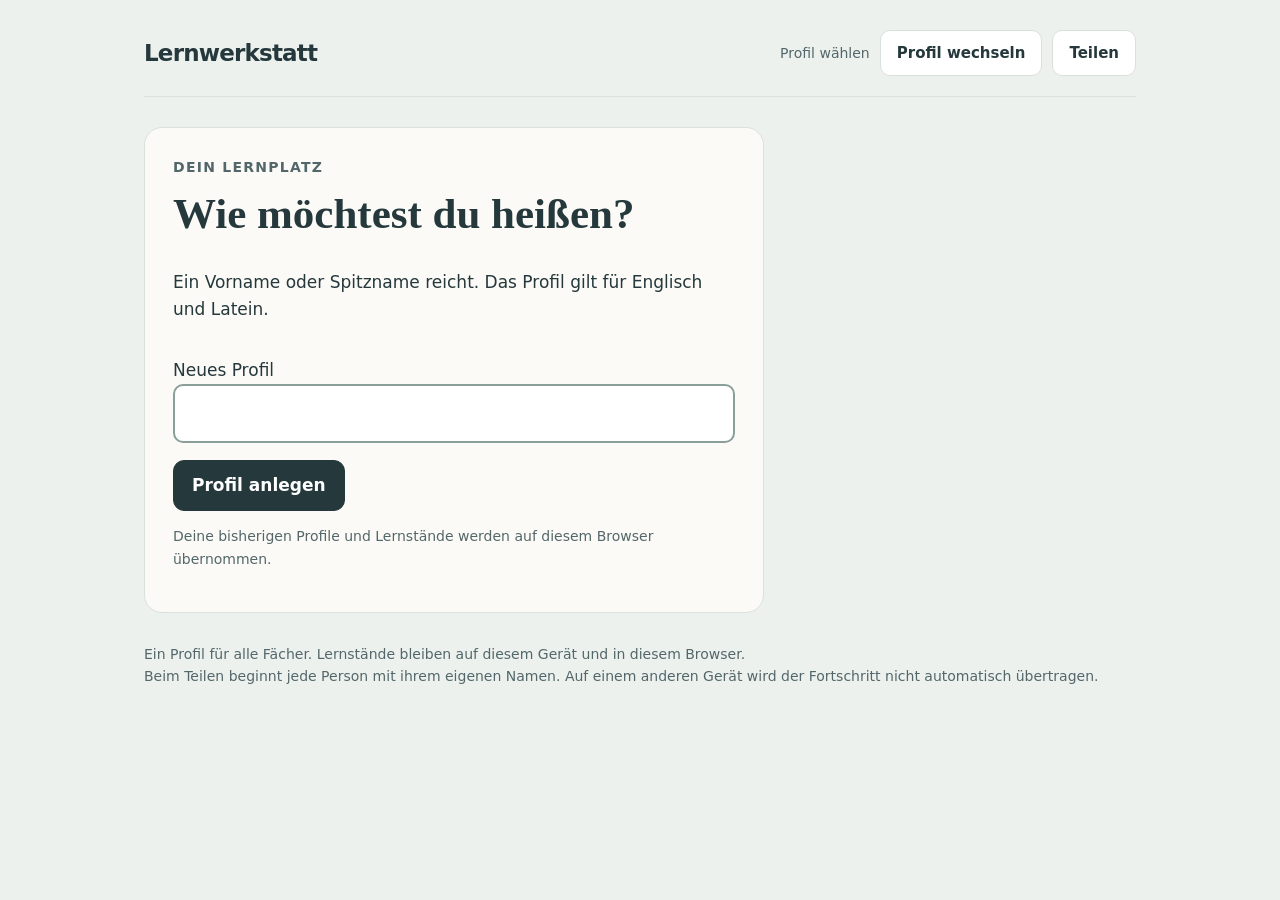
<file: index.html>
<!doctype html><html lang="de"><head><meta charset="utf-8"><meta name="viewport" content="width=device-width,initial-scale=1"><meta name="theme-color" content="#25383c"><title>Unsere Lernwerkstatt · Englisch & Latein</title><link rel="stylesheet" href="shared.css"><style>
*{box-sizing:border-box}body{margin:0;background:#edf1ee;color:#25383c;font-family:system-ui,-apple-system,sans-serif;font-size:17px;line-height:1.6}main{max-width:1040px;padding:30px 24px 60px;margin:auto}h1,h2,h3{font-family:Georgia,serif;line-height:1.25;margin:.2em 0 .65em}h1{font-size:clamp(30px,4vw,43px)}h2{font-size:26px}h3{font-size:23px}button,input{font:inherit}button{cursor:pointer;min-height:46px;padding:11px 18px;border:1px solid #d3ded8;border-radius:11px;background:white;color:#25383c;font-weight:650}button.primary{background:#25383c;color:white;border-color:#25383c}input{width:100%;padding:13px;border:2px solid #8b9f9a;border-radius:10px;background:white;font-size:18px}button:focus-visible,input:focus-visible,a:focus-visible{outline:3px solid #ba7b0b;outline-offset:3px}a{color:inherit} .muted{color:#53676a}.small{font-size:14px}.row{display:flex;gap:10px;align-items:center;flex-wrap:wrap}.eyebrow{font-size:14px;letter-spacing:.09em;text-transform:uppercase;font-weight:750;color:#53676a}.intro{margin:32px 0 25px}.continue{display:grid;grid-template-columns:1fr auto;gap:20px;align-items:center;background:#fbfaf6;border:1px solid #d9e1dd;border-radius:18px;padding:25px;margin:22px 0}.continue p{margin:0}.filters{display:flex;gap:10px;flex-wrap:wrap;margin:30px 0 20px}.filters a{text-decoration:none;display:block;padding:10px 20px;border:1px solid #d3ded8;border-radius:12px;background:white;font-weight:650}.filters a.selected{background:#25383c;color:white;border-color:#25383c}.subjects{display:grid;grid-template-columns:1fr 1fr;gap:22px}.subject{border:1px solid #d9e1dd;border-radius:18px;background:#fbfaf6;padding:25px;border-top:5px solid var(--subject)}.subject-heading{display:flex;justify-content:space-between;gap:10px;align-items:center;margin-bottom:18px}.subject-heading h2{margin:0;color:var(--subject)}.chapter{display:block;text-decoration:none;padding:19px 0;border-top:1px solid #d9e1dd}.chapter:first-of-type{border-top:0}.chapter:hover h3{text-decoration:underline;text-underline-offset:5px}.chapter p{margin:8px 0}.chapter .open{display:inline-block;padding:8px 15px;background:var(--subject);color:white;border-radius:10px;font-size:15px;font-weight:650;margin-top:5px}.status{font-size:14px;color:#53676a}.profilecard{max-width:620px;border:1px solid #d9e1dd;border-radius:18px;padding:28px;background:#fbfaf6;margin-top:30px}.hint{margin-top:24px;padding:20px 0;border-top:1px solid #d3ded8;font-size:15px;color:#53676a}.pill{font-size:14px;padding:4px 10px;background:#edf1ee;border-radius:30px;color:#53676a}.subjects.single{grid-template-columns:1fr}.subjects.single .subject{max-width:760px}.recentlink{text-decoration:none;background:#25383c;color:white;padding:12px 18px;border-radius:11px;font-weight:650;white-space:nowrap}.plan{background:#fbfaf6;border:1px solid #d9e1dd;border-radius:16px;padding:22px;margin-top:25px}.plan summary{cursor:pointer;font-weight:650}@media(max-width:650px){main{padding:20px 15px 45px}.subjects{grid-template-columns:1fr}.continue{grid-template-columns:1fr;padding:22px}.recentlink{justify-self:start}.subject{padding:23px}.filters a{padding:9px 15px}}
</style><script src="shared.js?v=20261025a"></script></head><body><main><header class="wl-header"><a class="wl-logo" href="./">Lernwerkstatt</a><div class="wl-tools"><span class="wl-profile" id="wl-name"></span><button id="profile">Profil wechseln</button><button id="share">Teilen</button></div></header><div id="app"></div><footer class="wl-footer">Ein Profil für alle Fächer. Lernstände bleiben auf diesem Gerät und in diesem Browser.<br>Beim Teilen beginnt jede Person mit ihrem eigenen Namen. Auf einem anderen Gerät wird der Fortschritt nicht automatisch übertragen.</footer></main><script>
'use strict';const $=s=>document.querySelector(s),esc=s=>String(s).replace(/[&<>"']/g,c=>({'&':'&amp;','<':'&lt;','>':'&gt;','"':'&quot;',"'":'&#39;'}[c]));
function chooser(){let profiles=Workshop.profiles();$('#app').innerHTML=`<section class="profilecard"><div class="eyebrow">Dein Lernplatz</div><h1>${profiles.length?'Wer lernt heute?':'Wie möchtest du heißen?'}</h1><p>Ein Vorname oder Spitzname reicht. Das Profil gilt für Englisch und Latein.</p><div id="names" class="row"></div><form id="new"><p><label for="name">Neues Profil</label><input id="name" maxlength="30" required autocomplete="off"></p><button class="primary">Profil anlegen</button></form><p class="small muted">Deine bisherigen Profile und Lernstände werden auf diesem Browser übernommen.</p></section>`;profiles.forEach(p=>{let b=document.createElement('button');b.textContent=p.name;b.onclick=()=>{Workshop.select(p.id);location.hash='';home()};$('#names').append(b)});$('#new').onsubmit=e=>{e.preventDefault();let name=$('#name').value.trim();if(!name)return;Workshop.create(name);location.hash='';home()};Workshop.updateName()}
function home(){if(location.hash==='#profile'||!Workshop.active())return chooser();let name=Workshop.active().name,filter=location.hash.slice(1),subject=['latein','englisch'].includes(filter)?filter:null,last=Workshop.last();$('#app').innerHTML=`<div class="intro"><div class="eyebrow">Dein Lernplatz</div><h1>Hallo, ${esc(name)}.</h1><p class="muted">Wähle dein Fach und deinen Lernbereich.</p></div>${last?`<section class="continue"><div><div class="eyebrow">Zuletzt geöffnet · ${last.subject==='latein'?'Latein':'Englisch'}</div><h2>${last.title}</h2><p class="muted">${esc(Workshop.summary(last))}</p></div><a class="recentlink" href="${last.path}">Weiterlernen</a></section>`:''}<nav class="filters" aria-label="Fächer"><a href="#" class="${!subject?'selected':''}">Alle Fächer</a><a href="#latein" class="${subject==='latein'?'selected':''}">Latein</a><a href="#englisch" class="${subject==='englisch'?'selected':''}">Englisch</a></nav><div class="subjects ${subject?'single':''}">${['latein','englisch'].filter(x=>!subject||x===subject).map(s=>{let chapters=Workshop.catalog.filter(c=>c.subject===s);return `<section class="subject" style="--subject:${s==='latein'?'#735526':'#13686c'}"><div class="subject-heading"><h2>${s==='latein'?'Latein':'Englisch'}</h2><span class="pill">${chapters.length} ${s==='latein'?'Bereiche':'Kapitel'}</span></div>${chapters.map(c=>`<a class="chapter" href="${c.path}"><h3>${c.title}</h3><p class="muted">${c.topics}</p><p class="status">${esc(Workshop.summary(c))}</p><span class="open">${s==='latein'?'Bereich öffnen':'Kapitel öffnen'}</span></a>`).join('')}</section>`}).join('')}</div><details class="plan"><summary>So lernst du in der Werkstatt</summary><p><b>Lernen:</b> Regeln und Merkhilfen kennenlernen.</p><p><b>Üben:</b> Wörter und Formen selbst abrufen.</p><p><b>Wiederholen:</b> Fehlerstellen gezielt festigen.</p><p><b>Kurzproben:</b> Ohne Hilfe prüfen und anschließend auswerten.</p></details>`;Workshop.updateName()}
$('#profile').onclick=()=>{location.hash='profile';chooser()};$('#share').onclick=()=>Workshop.share($('#share'));window.addEventListener('hashchange',home);window.addEventListener('focus',()=>{if(location.hash!=='#profile')home()});home();
</script></body></html>
</file>
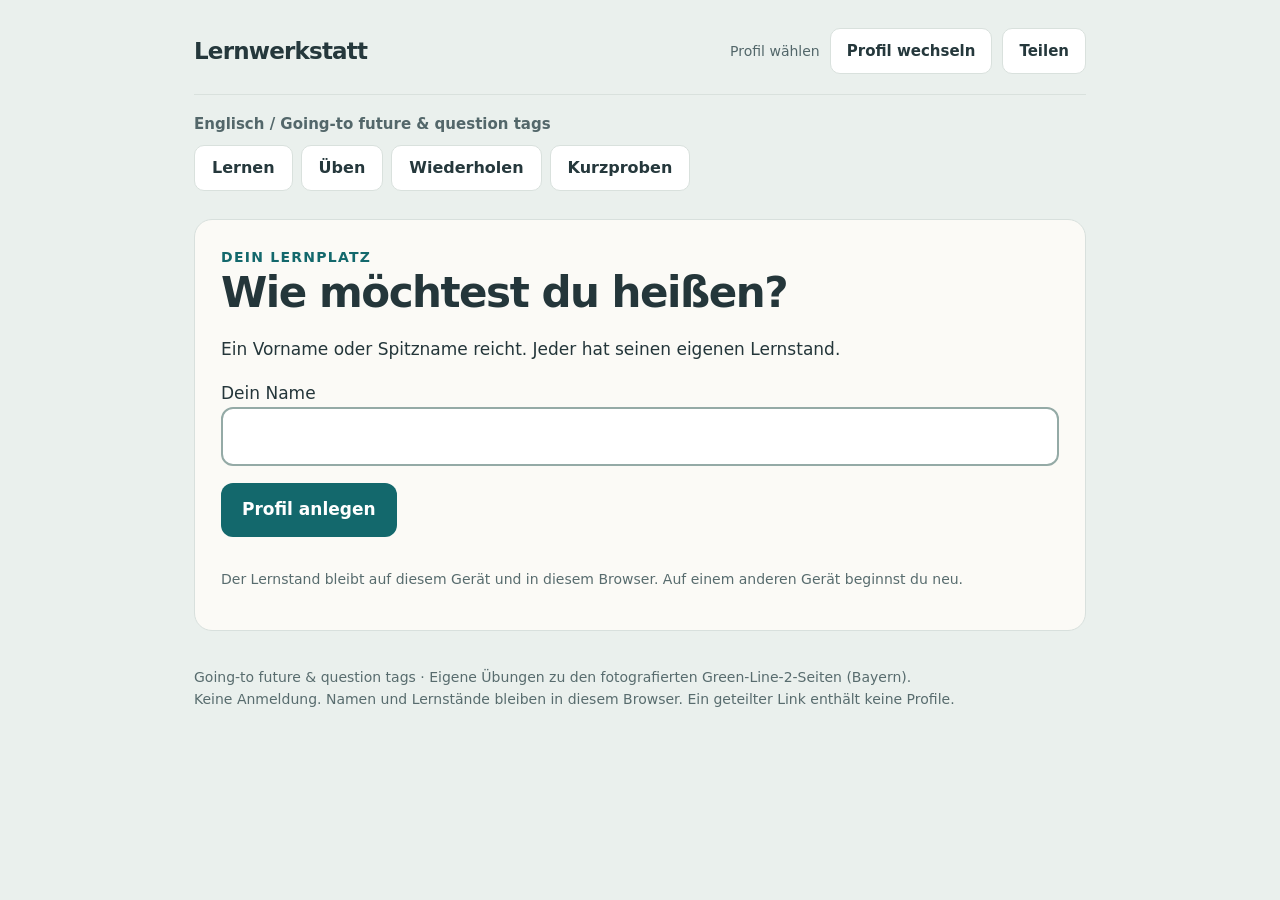
<file: englisch/index.html>
<!doctype html><html lang="de"><head><meta charset="utf-8"><meta name="viewport" content="width=device-width,initial-scale=1"><meta name="theme-color" content="#13686c"><title>Englisch · Grammatikwerkstatt</title><style>
:root{--ink:#24363a;--teal:#13686c;--violet:#624396;--paper:#fbfaf6;--line:#d8e0dd}*{box-sizing:border-box}body{margin:0;background:#eaf0ed;color:var(--ink);font-family:system-ui,-apple-system,sans-serif;font-size:17px;line-height:1.6}main{max-width:940px;margin:auto;padding:28px 24px 65px}header{display:flex;align-items:center;justify-content:space-between;gap:14px;flex-wrap:wrap;margin-bottom:25px}.brand{font-weight:750;letter-spacing:.02em}a{color:var(--teal)}button,input{font:inherit}button{cursor:pointer;border:1px solid transparent;background:var(--teal);color:white;border-radius:12px;padding:12px 20px;font-weight:650;min-height:48px}button.secondary{background:white;color:var(--ink);border-color:var(--line)}button:disabled{opacity:.6;cursor:default}button:focus-visible,input:focus-visible,a:focus-visible{outline:3px solid #ba7b0b;outline-offset:3px}input{width:100%;background:white;border:2px solid #94aaa6;border-radius:12px;padding:14px;color:var(--ink)}h1{font-size:clamp(28px,4vw,42px);line-height:1.2;letter-spacing:-.035em;margin:0 0 14px}h2{font-size:25px;line-height:1.35}h3{font-size:19px}.muted{color:#586c6e}.small{font-size:14px}.card{background:var(--paper);border:1px solid var(--line);border-radius:18px;padding:26px;margin:18px 0}.grid{display:grid;grid-template-columns:1fr 1fr;gap:18px}.grid .card{margin:0}.row{display:flex;gap:10px;flex-wrap:wrap;align-items:center}.tag{color:var(--violet)}.topic{font-size:14px;text-transform:uppercase;letter-spacing:.09em;font-weight:750;color:var(--teal)}.sentence{font-size:clamp(23px,3.5vw,30px);line-height:1.6;margin:28px 0;overflow-wrap:anywhere}.rule{background:#edf4f1;border-left:4px solid var(--teal);padding:18px;border-radius:8px;margin:18px 0}.rule.tags{background:#f0ecf7;border-color:var(--violet)}.choice{display:block;width:100%;margin:10px 0;text-align:left;background:white;color:var(--ink);border:1px solid #a9b8b4}.feedback{background:#ecf4ed;border-left:4px solid #317348;padding:18px;margin:20px 0;border-radius:8px}.feedback.error{background:#fff1e9;border-color:#a84d20}progress{width:100%;height:9px;accent-color:var(--teal)}.status{display:inline-block;font-size:14px;background:#e8eeeb;padding:4px 12px;border-radius:20px}.num{font-size:30px;font-weight:750}.toolbar{display:flex;justify-content:space-between;align-items:center;gap:15px}.result{border-top:1px solid var(--line);padding:15px 0}.tokens button{margin:5px;font-size:18px}.answerzone{min-height:70px;background:#eef2ef;border-radius:10px;padding:8px;margin:15px 0}.answerzone button{background:#fff;color:var(--ink);border:1px solid #94aaa6;margin:4px}footer{margin-top:35px;font-size:14px;color:#586c6e}ul{padding-left:22px}li{margin:8px 0} @media(max-width:620px){main{padding:20px 15px 45px}.grid{grid-template-columns:1fr}.card{padding:21px}.toolbar{align-items:flex-start}header{margin-bottom:20px}}@media(prefers-reduced-motion:no-preference){button{transition:background .15s}} </style><link rel="stylesheet" href="../shared.css"><script src="../shared.js"></script></head><body style="--chapter-color:#13686c"><main><header class="wl-header"><a class="wl-logo" href="../">Lernwerkstatt</a><div class="wl-tools"><span class="wl-profile" id="wl-name"></span><button id="profile">Profil wechseln</button><button id="share">Teilen</button></div></header><div class="wl-chapter">Englisch / Going-to future &amp; question tags</div><nav class="wl-nav" aria-label="Kapitelbereiche"><button data-wl-nav="learn">Lernen</button><button data-wl-nav="practice">Üben</button><button data-wl-nav="repeat">Wiederholen</button><button data-wl-nav="tests">Kurzproben</button></nav><div id="app"></div><footer>Going-to future & question tags · Eigene Übungen zu den fotografierten Green-Line-2-Seiten (Bayern).<br>Keine Anmeldung. Namen und Lernstände bleiben in diesem Browser. Ein geteilter Link enthält keine Profile.</footer></main><script>
'use strict';
const $=s=>document.querySelector(s), esc=s=>String(s).replace(/[&<>"']/g,c=>({'&':'&amp;','<':'&lt;','>':'&gt;','"':'&quot;',"'":'&#39;'}[c]));
const DB=[];
function add(topic,skill,prompt,answer,why,options){DB.push({id:DB.length,topic,skill,prompt,answer,why,options})}
const future=[
['be','I ___ going to visit my friend tomorrow.','am','I gehört zu am.'],
['be','Emily ___ going to ride her horse.','is','Emily ist eine Person: she → is.'],
['be','Jack and Ryan ___ going to watch a film.','are','Zwei Personen: they → are.'],
['negative','She ___ going to swim. (Verneinung: is not)','is not|isn\'t','not steht direkt hinter is.'],
['negative','We ___ going to stay at home. (Verneinung: are not)','are not|aren\'t','We → are; verneint: are not / aren’t.'],
['negative','I ___ going to play tennis. (Verneinung)','am not|\'m not','I am not going to …; kein amn’t verwenden.'],
['question','___ you going to visit the farm?','Are','Bei einer Frage steht Are vor you.'],
['question','___ she going to meet her friends?','Is','Bei she steht Is vor der Person.'],
['question','Where ___ they going to go?','are','Nach dem Fragewort folgt are, dann they.'],
['question','How long ___ going to stay? (sie = she)','is she','How long + is + she + going to + stay?'],
['base','He is going to ___ football. (play)','play','Nach going to steht die Grundform, ohne -s.'],
['base','We are going to ___ a barbecue. (have)','have','Nach going to bleibt have in der Grundform.'],
['short','Is Emily going to come? — Yes, ___.','she is','Kurzantwort: Yes, she is. Hier nicht she’s.'],
['short','Are they going to swim? — No, ___.','they aren\'t|they are not','Kurzantwort mit are: No, they aren’t.'],
['short','Are you going to stay? — Yes, ___. (Antwort mit I)','I am','Die Frage spricht dich an: Antwort mit I am.'],
['short','Is Jack going to ride? — No, ___.','he isn\'t|he is not','Jack → he; negative Kurzantwort mit isn’t.'],
['sentence','Bilde eine Aussage: she / visit the farm / tomorrow','She is going to visit the farm tomorrow.','She + is + going to + visit + Ergänzung.'],
['sentence','Bilde eine Verneinung: they / watch a film / tonight','They are not going to watch a film tonight.|They aren\'t going to watch a film tonight.','They + are not + going to + Grundform.'],
['question','Bilde eine Frage: you / play football / tomorrow','Are you going to play football tomorrow?','Are + you + going to + play …?'],
['question','Bilde eine Frage: where / he / stay','Where is he going to stay?','Where + is + he + going to + stay?'],
['use','Ein fester Plan: „Wir werden am Samstag unsere Freunde treffen.“','We are going to meet our friends on Saturday.|We\'re going to meet our friends on Saturday.','Ein Plan: be + going to + meet.'],
['use','Dunkle Wolken sind zu sehen. Ergänze: It ___ rain.','is going to|\'s going to','Sichtbare Anzeichen für die Zukunft: is going to rain.'],
['repair','Verbessere: She going to visit London.','She is going to visit London.|She\'s going to visit London.','Die Form von be fehlt: is.'],
['repair','Verbessere: Is going to he play tennis?','Is he going to play tennis?','In der Frage steht he direkt nach Is.'],
['repair','Verbessere: He is going to plays football.','He is going to play football.','Grundform play, kein -s.'],
['negative','They are going to visit London. Schreibe den Satz verneint.','They are not going to visit London.|They aren\'t going to visit London.','not steht nach are.'],
['question','___ going to meet us? (Jack: Entscheidungsfrage)','Is Jack','Is + Jack + going to …?'],
['be','My parents ___ going to work tomorrow.','are','My parents → they → are.'],
['use','Wähle die Bedeutung: „I am going to visit my aunt tomorrow.“','Ein Plan für morgen','Going to beschreibt hier einen bereits bestehenden Plan.',['Eine Gewohnheit','Ein Plan für morgen','Eine abgeschlossene Handlung']],
['use','Wähle die Bildung des going-to future.','am/is/are + going to + Grundform','Die Form von be gehört unbedingt dazu.',['going to + Verb mit -s','am/is/are + going to + Grundform','do/does + going to']]
];future.forEach(x=>add('future',...x));
const tags=[
['be','Emily is happy, ___?','isn\'t she','is → isn’t; Emily → she.'],
['be','The boys are nervous, ___?','aren\'t they','are → aren’t; the boys → they.'],
['be','Jack isn’t tired, ___?','is he','Negativer Satz → positiver tag; Jack → he.'],
['be','You aren’t disappointed, ___?','are you','aren’t → are; Person bleibt you.'],
['past','Emily was nervous, ___?','wasn\'t she','Vergangenheit mit was → wasn’t.'],
['past','The friends weren’t late, ___?','were they','weren’t → were; the friends → they.'],
['present','She likes horses, ___?','doesn\'t she','Simple Present: she + Vollverb → doesn’t she.'],
['present','You play football, ___?','don\'t you','Simple Present mit you → don’t you.'],
['present','Emily and Jack practise a lot, ___?','don\'t they','Vollverb im Simple Present; mehrere Personen → don’t they.'],
['present','He doesn’t live here, ___?','does he','doesn’t → does; Person he.'],
['present','We don’t know the answer, ___?','do we','Negatives don’t → positives do.'],
['past','Ryan watched a film, ___?','didn\'t he','Simple Past mit Vollverb → didn’t; Ryan → he.'],
['past','Emily’s hat didn’t fall off, ___?','did it','didn’t → did; der Hut wird zu it.'],
['past','They visited the farm, ___?','didn\'t they','visited: Simple Past → didn’t.'],
['past','You didn’t meet Jack, ___?','did you','Negativer Satz → positives did you.'],
['can','Emily can swim, ___?','can\'t she','can wiederholen und verneinen; Emily → she.'],
['can','Jack can’t come, ___?','can he','can’t → can; Jack → he.'],
['can','We can help, ___?','can\'t we','can → can’t; we bleibt we.'],
['future','They are going to visit London, ___?','aren\'t they','Bei going to ist are das Hilfsverb: aren’t they.'],
['future','She isn’t going to watch the film, ___?','is she','isn’t → is; going to wird im tag nicht wiederholt.'],
['future','You aren’t going to stay here, ___?','are you','aren’t → are; Person you.'],
['future','Jack is going to ride his horse, ___?','isn\'t he','is → isn’t; Jack → he.'],
['progressive','You’re feeling nervous, ___?','aren\'t you','You’re = you are; are → aren’t.'],
['progressive','Her parents are watching the race, ___?','aren\'t they','are → aren’t; her parents → they.'],
['have','Emily has a horse, ___?','doesn\'t she','has als Vollverb im Simple Present → doesn’t.'],
['have','Emily has got a horse, ___?','hasn\'t she','Bei has got wird has für den tag verwendet.'],
['have','You have a dog, ___?','don\'t you','have ohne got als Vollverb → don’t you.'],
['have','You have got a dog, ___?','haven\'t you','Bei have got → haven’t you.'],
['present','The dog likes the farm, ___?','doesn\'t it','Ein Hund → it; Vollverb im Simple Present → doesn’t.'],
['past','The film wasn’t boring, ___?','was it','wasn’t → was; the film → it.']
];tags.forEach(x=>add('tags',...x));
function tagChoices(q){let a=q.answer.split('|')[0],parts=a.split(' '),aux=parts[0],pron=parts[1];let opposite=aux.includes("n't")?aux.replace("n't",''):(aux+"n't");let other=pron==='they'?'it':'they';let wrongAux=aux.startsWith('do')?"isn't":"doesn't";return [...new Set([a,opposite+' '+pron,aux+' '+other,wrongAux+' '+pron])]}
const RULES={future:[['Pläne und erkennbare Anzeichen','Ein Plan: I am going to visit my friend tomorrow. Sichtbare Anzeichen: Look at the clouds. It is going to rain.'],['Die Bausteine','Person + am/is/are + going to + Grundform. I → am · he/she/it → is · you/we/they → are. She is going to play. Kein -s an play.'],['Verneinung','not kommt nach am/is/are: She is not going to swim. = She isn’t going to swim.'],['Fragen','Are you going to come? / Where is she going to stay? Nach dem Fragewort: be + Person + going to + Grundform.'],['Kurzantworten','Is she going to come? Yes, she is. / No, she isn’t. Are you going to come? Yes, I am. Positive Kurzantworten nicht zu Yes, she’s verkürzen.']],tags:[['Das Vorzeichen wechseln','Positiver Satz → negativer tag. She is happy, isn’t she? Negativer Satz → positiver tag. She isn’t happy, is she?'],['Das Hilfsverb finden','be und can aus dem Hauptsatz verwenden: She was tired, wasn’t she? She can swim, can’t she? Bei going to: They are going to come, aren’t they?'],['Wenn kein Hilfsverb da ist','Simple Present: do/does. She likes horses, doesn’t she? Simple Past: did. He played football, didn’t he?'],['Die Person ersetzen','Emily → she · Jack → he · the dog / the hat → it · Emily and Jack → they. Die Person im tag muss zum Subjekt passen.'],['have oder have got?','She has a dog, doesn’t she? / She has got a dog, hasn’t she? Bei have got verwendest du have/has.']]};
let state=Workshop.readChapter('grammarworkshop-v1');
let session=null, selected=[], tokens=[], hint=false, answered=false, ruleIndex=0, ruleTopic='future';
function save(){try{Workshop.saveChapter('grammarworkshop-v1',state)}catch{$('#storageNote')?.remove();$('#app').insertAdjacentHTML('beforeend','<p id="storageNote">Der Browser kann den Lernstand gerade nicht speichern. Diese Runde funktioniert trotzdem.</p>')}}
function person(){return state.profiles.find(p=>p.id===state.active)}
function profile(){state=Workshop.readChapter('grammarworkshop-v1');session=null;$('#app').innerHTML='<section class="card"><div class="topic">Dein Lernplatz</div><h1>Wie möchtest du heißen?</h1><p>Ein Vorname oder Spitzname reicht. Jeder hat seinen eigenen Lernstand.</p><form id="newprofile"><label for="nickname">Dein Name</label><input id="nickname" maxlength="30" autocomplete="off" required><p><button>Profil anlegen</button></p></form><div id="profiles" class="row"></div><p class="small muted">Der Lernstand bleibt auf diesem Gerät und in diesem Browser. Auf einem anderen Gerät beginnst du neu.</p></section>';state.profiles.forEach(p=>{let b=document.createElement('button');b.className='secondary';b.textContent=p.name;b.onclick=()=>{state.active=p.id;save();home()};$('#profiles').append(b)});$('#newprofile').onsubmit=e=>{e.preventDefault();let name=$('#nickname').value.trim();if(!name)return;let id=Date.now()+'-'+Math.random().toString(36).slice(2);state.profiles.push({id,name,stats:{},started:false,history:[]});state.active=id;save();home()}}
function stat(q){return person().stats[q.id]||{wins:0,errors:0,last:0}}
function skillStatus(topic){let qs=DB.filter(q=>q.topic===topic),safe=qs.filter(q=>stat(q).wins>=2).length;return `${safe} / ${qs.length} Aufgaben sicher`}
function home(){session=null;let p=person();if(!p)return profile();$('#app').innerHTML=`<div class="topic">Dein Lernplatz</div><h1>Hallo, ${esc(p.name)}.</h1><p class="muted">Eine kurze Runde. Eine Regel nach der anderen.</p><section class="card"><div class="toolbar"><div><h2>${p.started?'Deine nächste Lernrunde':'Was kannst du schon?'}</h2><p>${p.started?'Neue Aufgaben und deine Fehlerstellen, gemischt.':'Acht Aufgaben ohne Hilfen. Danach weißt du, wo du anfangen kannst.'}</p></div><span class="status">${p.started?'10 Aufgaben':'Startcheck'}</span></div>${p.pending?'<button class="secondary" id="resumeSaved">Gespeicherte Runde fortsetzen</button> ':''}<button id="next">${p.started?'Lernrunde starten':'Startcheck starten'}</button></section><div class="grid"><section class="card"><div class="topic">01 / Going-to future</div><h2>Pläne ausdrücken</h2><p>${skillStatus('future')}</p><div class="row"><button data-learn="future">Verstehen</button><button class="secondary" data-ex="future">Üben</button></div></section><section class="card"><div class="topic tag">02 / Question tags</div><h2>Bestätigung erfragen</h2><p>${skillStatus('tags')}</p><div class="row"><button data-learn="tags" style="background:var(--violet)">Verstehen</button><button class="secondary" data-ex="tags">Üben</button></div></section></div><section class="card"><h2>Ohne Hilfe anwenden</h2><p>Gemischte Aufgaben, zwei Kurzproben und deine persönlichen Fehlerstellen.</p><div class="row"><button class="secondary" id="mix">Gemischt üben</button><button class="secondary" id="errors">Fehlerstellen üben</button><button class="secondary" id="testA">Kurzprobe A</button><button class="secondary" id="testB">Kurzprobe B</button></div><p class="small muted">Kurzprobe: 12 Aufgaben, etwa 10–12 Minuten. Kein Zeitdruck. Die Auswertung kommt am Ende.</p></section><details class="card"><summary>Dein Zwei-Tage-Plan und Fortschritt</summary><p>Heute: Startcheck und zwei kurze Lernrunden mit Pause. Morgen: Wiederholen, gemischt üben und eine Kurzprobe. Vor der Schule: fünf Minuten Fehlerstellen.</p><p>„Sicher“ bedeutet: Diese Aufgabe wurde mindestens zweimal ohne Hilfe richtig gelöst. Prüfe dein Verständnis zusätzlich mit neuen Aufgaben in der Kurzprobe.</p>${p.history.slice(-4).reverse().map(h=>`<p>${esc(h.title)}: ${h.score}/${h.total} ohne Hilfe richtig</p>`).join('')||'<p>Noch keine abgeschlossenen Runden.</p>'}</details>`;if($('#resumeSaved'))$('#resumeSaved').onclick=()=>{session=p.pending;if(session.results.length>session.index)session.index++;showQuestion()};$('#next').onclick=()=>p.started?start('adaptive'):start('check');document.querySelectorAll('[data-learn]').forEach(b=>b.onclick=()=>rules(b.dataset.learn,0));document.querySelectorAll('[data-ex]').forEach(b=>b.onclick=()=>start(b.dataset.ex));$('#mix').onclick=()=>start('mix');$('#errors').onclick=()=>start('errors');$('#testA').onclick=()=>start('testA');$('#testB').onclick=()=>start('testB')}
function rules(topic,i){ruleTopic=topic;ruleIndex=i;let rs=RULES[topic];$('#app').innerHTML=`<div class="toolbar"><button class="secondary" id="back">Übersicht</button><span>Regel ${i+1} / ${rs.length}</span></div><section class="card"><div class="topic ${topic==='tags'?'tag':''}">${topic==='tags'?'Question tags':'Going-to future'}</div><h1>${rs[i][0]}</h1><div class="rule ${topic==='tags'?'tags':''}">${rs[i][1]}</div><p>Lies den Beispielsatz und erkläre dir die Regel kurz selbst.</p><div class="row">${i>0?'<button class="secondary" id="prevRule">Zurück</button>':''}<button id="nextRule">${i<rs.length-1?'Nächste Regel':'Mit Hilfe üben'}</button></div></section>`;$('#back').onclick=home;if(i>0)$('#prevRule').onclick=()=>rules(topic,i-1);$('#nextRule').onclick=()=>i<rs.length-1?rules(topic,i+1):start(topic+'Help')}
function shuffle(a){return [...a].sort(()=>Math.random()-.5)}
function start(mode){let test=mode.startsWith('test'), helped=mode.endsWith('Help'),qs,title;
if(test){qs=TESTS[mode==='testA'?0:1];title='Kurzprobe '+(mode==='testA'?'A':'B')}
else if(mode==='check'){qs=[DB[1],DB[4],DB[9],DB[12],DB[30],DB[37],DB[42],DB[48]];title='Startcheck'}
else{let topic=mode.startsWith('future')?'future':mode.startsWith('tags')?'tags':null;qs=DB.filter(q=>!topic||q.topic===topic);if(mode==='errors')qs=qs.filter(q=>stat(q).errors>0&&stat(q).wins<2);if(!qs.length){$('#app').innerHTML='<section class="card"><h1>Keine offenen Fehlerstellen.</h1><p>Teste dich mit neuen Aufgaben in einer Kurzprobe.</p><button id="back">Zur Übersicht</button></section>';$('#back').onclick=home;return}qs=shuffle(qs);if(mode==='adaptive'||mode==='errors'||topic)qs.sort((a,b)=>{let sa=stat(a),sb=stat(b);return (sa.wins>=2)-(sb.wins>=2)||sb.errors-sa.errors||sa.last-sb.last});qs=qs.slice(0,10);title=mode==='errors'?'Fehlerstellen':topic?(topic==='future'?'Going-to future':'Question tags'): 'Gemischte Lernrunde'}
session={mode,test,helped,title,qs,index:0,results:[],retry:[],started:Date.now()};showQuestion()}
function norm(s){return s.trim().toLowerCase().replace(/[’‘`]/g,"'").replace(/\b(isn't)\b/g,'is not').replace(/\baren't\b/g,'are not').replace(/\bwasn't\b/g,'was not').replace(/\bweren't\b/g,'were not').replace(/\bdon't\b/g,'do not').replace(/\bdoesn't\b/g,'does not').replace(/\bdidn't\b/g,'did not').replace(/\bcan't\b/g,'cannot').replace(/\bcannot\b/g,'can not').replace(/\bhasn't\b/g,'has not').replace(/\bhaven't\b/g,'have not').replace(/\b(i|you|we|they)'(m|re)\b/g,(_,p,v)=>p+' '+(v==='m'?'am':'are')).replace(/\b(he|she|it)'s\b/g,'$1 is').replace(/[.,?!]/g,'').replace(/\s+/g,' ')}
function correct(q,s){return q.answer.split('|').some(a=>norm(a)===norm(s))}
function spellingOnly(q,value){let protectedWords=new Set(['am','is','are','was','were','do','does','did','not','can','have','has','had','going','to','i','you','he','she','it','we','they']);let given=norm(value).split(' ');return q.answer.split('|').some(candidate=>{let expected=norm(candidate).split(' ');if(expected.length!==given.length)return false;let diffs=expected.map((w,i)=>[w,given[i]]).filter(([a,b])=>a!==b);if(diffs.length!==1)return false;let [a,b]=diffs[0];if(b===a+'s'||b===a+'es'||a===b+'s'||a===b+'es')return false;if(a.length<4||protectedWords.has(a)||protectedWords.has(b)||Math.abs(a.length-b.length)>1)return false;let dp=Array.from({length:a.length+1},()=>Array(b.length+1).fill(0));for(let i=0;i<=a.length;i++)dp[i][0]=i;for(let j=0;j<=b.length;j++)dp[0][j]=j;for(let i=1;i<=a.length;i++)for(let j=1;j<=b.length;j++)dp[i][j]=Math.min(dp[i-1][j]+1,dp[i][j-1]+1,dp[i-1][j-1]+(a[i-1]!==b[j-1]));return dp[a.length][b.length]===1})}

function showQuestion(){let s=session;if(s.index>=s.qs.length)return finish();person().pending=s;save();let q=s.qs[s.index];answered=false;hint=false;selected=[];let guided=s.helped&&!q.options&&!q.prompt.includes('___')&&q.topic==='future';let useChoice=q.options||s.helped&&q.topic==='tags';let choices=q.options||tagChoices(q);choices=[...new Set(choices)];$('#app').innerHTML=`<div class="toolbar"><button class="secondary" id="pause">Pause / Übersicht</button><span>${esc(s.title)} · ${s.index+1} / ${s.qs.length}</span></div><progress value="${s.index}" max="${s.qs.length}" aria-label="Fortschritt"></progress><section class="card"><div class="topic ${q.topic==='tags'?'tag':''}">${q.topic==='tags'?'Question tags':'Going-to future'}${s.helped?' · mit Hilfe':''}</div><h2>${q.topic==='tags'?'Ergänze den question tag.':q.prompt.includes('___')?'Ergänze die Lücke.':'Deine Aufgabe'}</h2><p class="sentence">${esc(q.prompt)}</p>${useChoice?'<div id="choices"></div>':guided?'<p>Tippe die Wörter in der richtigen Reihenfolge an. Zum Entfernen tippe oben auf das Wort.</p><div class="answerzone" id="assembled"></div><div class="tokens" id="tokens"></div><button id="check">Prüfen</button>':`<form id="answerform"><label for="answer">${q.prompt.includes('___')?'Nur die fehlenden Wörter:':'Dein vollständiger Satz:'}</label><input id="answer" autocomplete="off" autocapitalize="off" spellcheck="false"><p><button id="check">${s.test?'Antwort abgeben':'Prüfen'}</button></p></form>`}${!s.test&&s.mode!=='check'?'<button class="secondary" id="hint">Tipp anzeigen</button>':''}<div id="feedback" aria-live="polite"></div></section>`;
$('#pause').onclick=()=>{save();session.paused=true;$('#app').innerHTML='<section class="card"><h1>Kurze Pause.</h1><p>Die aktuelle Runde bleibt geöffnet. Dein bisheriger Lernstand ist gespeichert.</p><div class="row"><button id="resume">Runde fortsetzen</button><button class="secondary" id="leave">Runde beenden</button></div></section>';$('#resume').onclick=showQuestion;$('#leave').onclick=()=>{delete person().pending;save();home()}};if(useChoice){shuffle(choices).forEach(c=>{let b=document.createElement('button');b.className='choice';b.textContent=c;b.onclick=()=>submit(c);$('#choices').append(b)})}else if(guided){tokens=shuffle(q.answer.split('|')[0].replace(/[.?]/g,'').split(' ')).map((word,id)=>({word,id}));renderTokens();$('#check').onclick=()=>submit(selected.map(t=>t.word).join(' '))}else $('#answerform').onsubmit=e=>{e.preventDefault();submit($('#answer').value)};if($('#hint'))$('#hint').onclick=()=>{hint=true;$('#hint').disabled=true;$('#feedback').innerHTML=`<div class="rule">${esc(q.why)}</div>`}}
function renderTokens(){$('#tokens').innerHTML='';$('#assembled').innerHTML='';tokens.forEach(t=>{if(selected.some(x=>x.id===t.id))return;let b=document.createElement('button');b.textContent=t.word;b.onclick=()=>{selected.push(t);renderTokens()};$('#tokens').append(b)});selected.forEach(t=>{let b=document.createElement('button');b.textContent=t.word;b.onclick=()=>{selected=selected.filter(x=>x.id!==t.id);renderTokens()};$('#assembled').append(b)})}
function submit(value){if(answered||!value.trim())return;answered=true;let s=session,q=s.qs[s.index],ok=correct(q,value),independent=ok&&!hint&&!s.helped;s.results.push({q,value,ok,independent});if(!s.test&&q.id!==undefined){let st=stat(q);if(independent)st.wins++;else if(!ok){st.errors++;st.wins=0;if(s.mode!=='check'&&!s.retry.includes(q.id)&&s.qs.length<14){s.retry.push(q.id);s.qs.push(q)}}st.last=Date.now();person().stats[q.id]=st;save()}
if(s.test){s.index++;showQuestion();return}document.querySelectorAll('#app input,#app .choice,#app #check,#app #hint,#app .tokens button,#app .answerzone button').forEach(e=>e.disabled=true);$('#feedback').innerHTML=`<div class="feedback ${ok?'':'error'}"><strong>${ok?'Richtig'+(hint||s.helped?' – mit Unterstützung.':'.'):'Noch einmal genau hinsehen.'}</strong>${!ok?`<p>${spellingOnly(q,value)?'Die Grammatik passt; prüfe die Schreibweise.':'Prüfe die Grammatik anhand der Regel.'}</p><p>Deine Antwort: ${esc(value)}</p><p>Richtig: <b>${esc(q.answer.split('|')[0])}</b></p>`:''}<p>${esc(q.why)}</p>${!ok?'<p class="small">Übe diese Stelle in der Wiederholung noch einmal.</p>':''}</div><button id="continue">Weiter</button>`;$('#continue').onclick=()=>{s.index++;showQuestion()}}
function finish(){let s=session,p=person(),score=s.results.filter(r=>r.independent).length;delete p.pending;if(s.mode==='check')p.started=true;p.history.push({title:s.title,score,total:s.results.length,date:Date.now()});save();let errors=s.results.filter(r=>!r.ok);$('#app').innerHTML=`<section class="card"><div class="topic">${esc(s.title)} abgeschlossen</div><h1>${score} / ${s.results.length} ohne Hilfe richtig</h1><p>${s.helped?'Du hast mit Unterstützung geübt. Probiere jetzt eine Runde ohne Hilfe.':errors.length?'Diese Stellen lohnen sich für deine nächste Runde.':'Gut gelöst. Probiere als Nächstes neue Sätze oder eine Kurzprobe.'}</p><div class="row"><button id="home">Zur Übersicht</button><button class="secondary" id="target">${errors.length?'Diese Fehler üben':'Gemischt üben'}</button></div></section><section class="card"><h2>Deine Auswertung</h2>${s.results.map(r=>`<div class="result"><strong>${r.ok?'Richtig':'Noch üben'}</strong> · ${esc(r.q.prompt)}<p>Deine Antwort: ${esc(r.value)}</p>${!r.ok?`<p>Richtig: <b>${esc(r.q.answer.split('|')[0])}</b></p>`:''}<p class="small muted">${esc(r.q.why)}</p></div>`).join('')}</section>`;$('#home').onclick=home;$('#target').onclick=()=>{if(!errors.length)return start('mix');session={mode:'target',test:false,helped:false,title:'Gezielte Wiederholung',qs:errors.map(r=>r.q),index:0,results:[],retry:[],started:Date.now()};showQuestion()}}
const TESTS=[[],[]];
function test(t,topic,prompt,answer,why){TESTS[t].push({topic,prompt,answer,why})}
test(0,'future','My sister ___ going to visit the museum.','is','My sister → she → is.');test(0,'future','We ___ going to watch TV. (Verneinung)','are not|aren\'t','We → are; not nach are.');test(0,'future','Where ___ your parents going to stay?','are','your parents → they → are.');test(0,'future','Is Mike going to help? — Yes, ___.','he is','Mike → he; Yes, he is.');test(0,'future','Bilde eine Frage: they / visit the museum / tomorrow','Are they going to visit the museum tomorrow?','Are + they + going to + Grundform.');test(0,'future','Verbessere: She is going to watches TV.','She is going to watch TV.','Grundform watch ohne -es.');test(0,'tags','Your brother is at home, ___?','isn\'t he','is → isn’t; brother → he.');test(0,'tags','The children don’t like rain, ___?','do they','don’t → do; children → they.');test(0,'tags','Mike played tennis yesterday, ___?','didn\'t he','Simple Past: didn’t; Mike → he.');test(0,'tags','We can’t visit today, ___?','can we','can’t → can.');test(0,'tags','Sarah is going to help us, ___?','isn\'t she','going to hat hier is: isn’t she.');test(0,'tags','Mike has got a bike, ___?','hasn\'t he','has got → hasn’t; Mike → he.');
test(1,'future','The children ___ going to play outside.','are','children → they → are.');test(1,'future','He ___ going to stay here. (Verneinung)','is not|isn\'t','He → is not / isn’t.');test(1,'future','How long ___ going to visit? (sie = she)','is she','How long + is + she + going to …?');test(1,'future','Are the girls going to come? — No, ___.','they aren\'t|they are not','girls → they; No, they aren’t.');test(1,'future','Bilde eine Aussage: he / meet his friends / tonight','He is going to meet his friends tonight.|He\'s going to meet his friends tonight.','He + is + going to + meet.');test(1,'future','Verbessere: Where she is going to go?','Where is she going to go?','Fragewort + is + she + going to + go?');test(1,'tags','Sarah wasn’t at school, ___?','was she','wasn’t → was; Sarah → she.');test(1,'tags','Your friends like music, ___?','don\'t they','Simple Present Vollverb: don’t they.');test(1,'tags','The ball didn’t fall into the water, ___?','did it','didn’t → did; ball → it.');test(1,'tags','Mike can ride a horse, ___?','can\'t he','can → can’t; Mike → he.');test(1,'tags','The boys aren’t going to play, ___?','are they','aren’t → are; boys → they.');test(1,'tags','Sarah has a bike, ___?','doesn\'t she','has als Vollverb ohne got: doesn’t she.');
$('#profile').onclick=profile;$('#share').onclick=async()=>{let url=new URL(location.href);url.search='';url.hash='';try{if(navigator.share)await navigator.share({title:'Englisch Grammatikwerkstatt',url:url.href});else {await navigator.clipboard.writeText(url.href);$('#share').textContent='Link kopiert'}}catch(e){if(e.name!=='AbortError'){let area=document.createElement('input');area.value=url.href;area.readOnly=true;$('#app').prepend(area);area.select()}}};home();Workshop.visit('englishfuture');Workshop.nav({learn:()=>rules('future',0),practice:()=>start('mix'),repeat:()=>start('errors'),tests:()=>{home();document.querySelector('#testA')?.scrollIntoView({block:'center'})}});
window.addEventListener('focus',()=>{if(state.active!==Workshop.active()?.id){state=Workshop.readChapter('grammarworkshop-v1');home();Workshop.updateName()}});
</script></body></html>
</file>
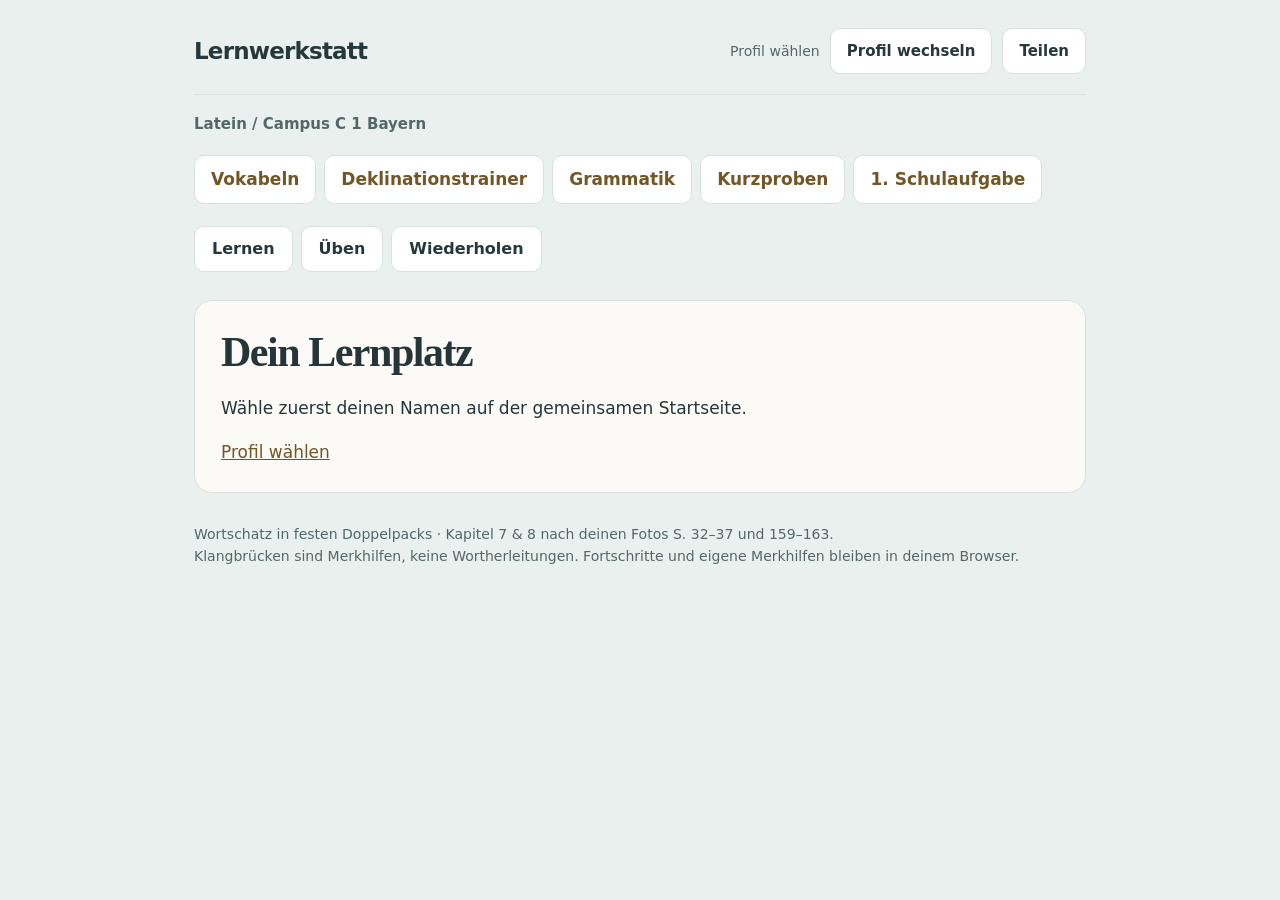
<file: latein-1-3/index.html>
<!doctype html><html lang="de"><head><meta charset="utf-8"><meta name="viewport" content="width=device-width,initial-scale=1"><meta http-equiv="refresh" content="0;url=../latein/#vokabeln-12"><title>Latein Lernwerkstatt</title></head><body><p>Die Lernwerkstatt ist neu geordnet.</p><a href="../latein/#vokabeln-12">Zum gesamten Doppelpack</a></body></html>
</file>
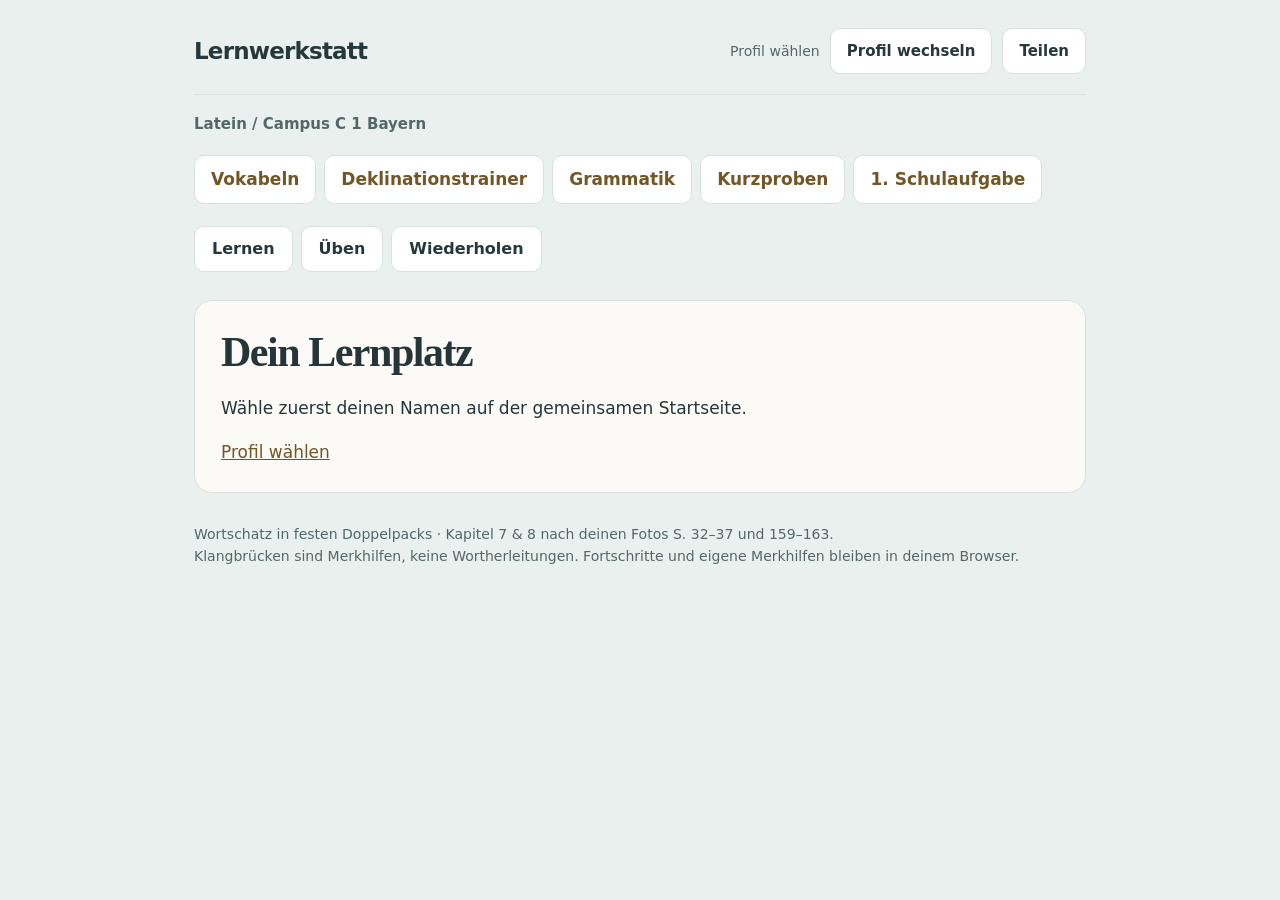
<file: latein-5-6/index.html>
<!doctype html><html lang="de"><head><meta charset="utf-8"><meta name="viewport" content="width=device-width,initial-scale=1"><meta http-equiv="refresh" content="0;url=../latein/#vokabeln-56"><title>Latein Lernwerkstatt</title></head><body><p>Die Lernwerkstatt ist neu geordnet.</p><a href="../latein/#vokabeln-56">Zum gesamten Doppelpack</a></body></html>
</file>
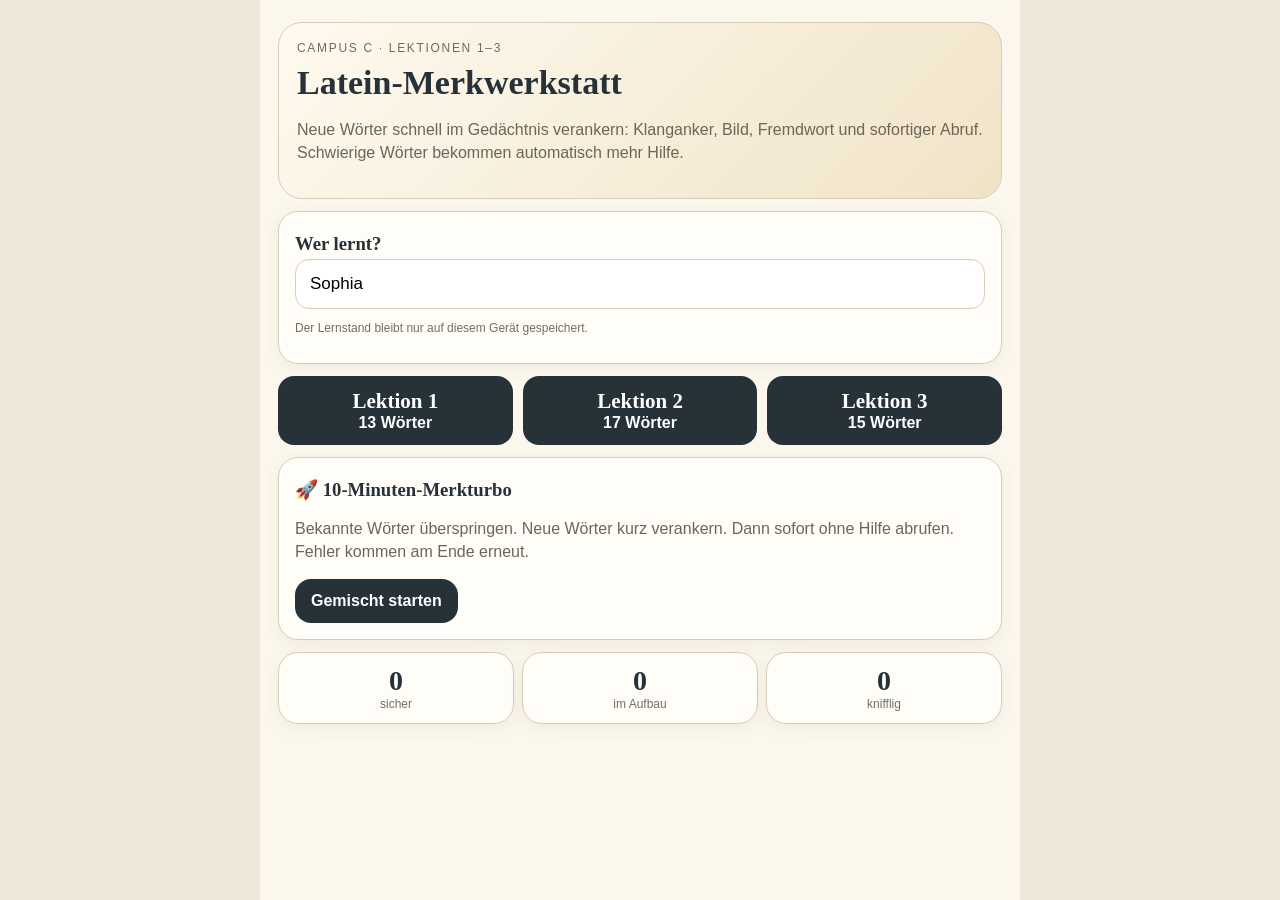
<file: index merkwerkstatt.html>
<!doctype html>
<html lang="de">
<head>
<meta charset="utf-8"><meta name="viewport" content="width=device-width,initial-scale=1,viewport-fit=cover">
<title>Latein-Merkwerkstatt</title>
<style>
:root{--ink:#263238;--paper:#fbf7ed;--sand:#e7d3a6;--ochre:#c99a46;--sage:#aab99a;--terr:#bf765f;--blue:#91b6c3;--line:#d8ccb4}
*{box-sizing:border-box} body{margin:0;background:#efe8da;color:var(--ink);font-family:ui-rounded,-apple-system,BlinkMacSystemFont,"Segoe UI",sans-serif}
.app{max-width:760px;margin:auto;min-height:100vh;background:var(--paper);padding:22px 18px 38px}
h1,h2,h3{font-family:Georgia,serif;margin:.25em 0}.eyebrow{letter-spacing:.14em;text-transform:uppercase;font-size:12px;color:#776a54}
.hero{padding:18px;border:1.5px solid var(--line);border-radius:24px;background:linear-gradient(135deg,#fffaf0,#f0e3c7)}
.hero h1{font-size:34px}.sub{color:#6e6557;line-height:1.45}.row{display:flex;gap:10px;flex-wrap:wrap}.card{background:#fffdf8;border:1.5px solid var(--line);border-radius:20px;padding:16px;margin:12px 0;box-shadow:0 4px 16px #6b573512}
button{border:0;border-radius:16px;padding:13px 16px;font-size:16px;font-weight:700;background:var(--ink);color:white;cursor:pointer}
button.alt{background:#e8deca;color:var(--ink)}button.good{background:#607b63}button.bad{background:#9b5b50}button.choice{width:100%;text-align:left;background:#f2eadb;color:var(--ink);margin:6px 0}
.pills{display:flex;gap:8px;flex-wrap:wrap}.pill{padding:8px 11px;border-radius:999px;background:#eee4d1;font-size:13px}
.lesson{flex:1;min-width:120px}.lesson strong{font-family:Georgia,serif;font-size:21px}.bigword{font:700 42px Georgia,serif;text-align:center;margin:24px 0 8px}.meaning{text-align:center;font-size:23px;font-weight:800;color:#684d34}.bridge{background:#f0e6cc;border-left:5px solid var(--ochre);padding:15px;border-radius:12px;margin:16px 0;line-height:1.5}
.scene{font-size:48px;text-align:center;margin:12px}.muted{color:#756c60}.progress{height:10px;background:#e8dfcf;border-radius:99px;overflow:hidden}.bar{height:100%;background:var(--sage);width:0}.hidden{display:none!important}
input{width:100%;padding:14px;border:1.5px solid var(--line);border-radius:14px;background:white;font-size:17px}
.top{display:flex;justify-content:space-between;align-items:center;margin-bottom:14px}.tiny{font-size:12px;color:#766d61}.stat{font-size:28px;font-family:Georgia,serif;font-weight:700}.grid{display:grid;grid-template-columns:repeat(3,1fr);gap:8px}.grid .card{text-align:center;margin:0;padding:12px}
@media(max-width:500px){.hero h1{font-size:29px}.bigword{font-size:38px}.app{padding:15px 13px}.grid{grid-template-columns:1fr 1fr}}
</style></head>
<body><main class="app">
<section id="home">
<div class="hero"><div class="eyebrow">Campus C · Lektionen 1–3</div><h1>Latein-Merkwerkstatt</h1><p class="sub">Neue Wörter schnell im Gedächtnis verankern: Klanganker, Bild, Fremdwort und sofortiger Abruf. Schwierige Wörter bekommen automatisch mehr Hilfe.</p></div>
<div class="card"><h3>Wer lernt?</h3><input id="name" value="Sophia" aria-label="Name"><p class="tiny">Der Lernstand bleibt nur auf diesem Gerät gespeichert.</p></div>
<div class="row">
<button class="lesson" onclick="start(1)"><strong>Lektion 1</strong><br><span>13 Wörter</span></button>
<button class="lesson" onclick="start(2)"><strong>Lektion 2</strong><br><span>17 Wörter</span></button>
<button class="lesson" onclick="start(3)"><strong>Lektion 3</strong><br><span>15 Wörter</span></button>
</div>
<div class="card"><h3>🚀 10-Minuten-Merkturbo</h3><p class="sub">Bekannte Wörter überspringen. Neue Wörter kurz verankern. Dann sofort ohne Hilfe abrufen. Fehler kommen am Ende erneut.</p><button onclick="start('mix')">Gemischt starten</button></div>
<div class="grid"><div class="card"><div class="stat" id="sKnown">0</div><div class="tiny">sicher</div></div><div class="card"><div class="stat" id="sLearning">0</div><div class="tiny">im Aufbau</div></div><div class="card"><div class="stat" id="sHard">0</div><div class="tiny">knifflig</div></div></div>
</section>

<section id="learn" class="hidden">
<div class="top"><button class="alt" onclick="home()">←</button><div><b id="who"></b><div class="tiny" id="phase"></div></div><div id="count"></div></div>
<div class="progress"><div class="bar" id="bar"></div></div>
<div id="screen"></div>
</section>
</main>
<script>
const L={
1:[
["puella","das Mädchen","Klang","Stell dir ein Mädchen vor, das ständig „Puh, Ella!“ ruft.","👧💨","Puh, Ella! → puella → Mädchen"],
["serva","die Sklavin / Dienerin","Wortfamilie","SERVieren: Eine Dienerin serviert.","🍽️","servieren → serva"],
["silva","der Wald","Klang","Silva läuft durch einen wilden Wald.","🌲🌲","Silva → Wald"],
["via","der Weg / die Straße","Fremdwort","„via München“ bedeutet: über / auf dem Weg über München.","🛣️","via → Weg"],
["villa","das Haus / Landhaus","Fremdwort","Eine Villa ist ein großes Haus.","🏡","Villa → Haus"],
["avus","der Großvater","Bild","Opa ruft erstaunt: „Ah, was?“","👴❓","„Ah, was?“ → avus → Großvater"],
["campus","das Feld / der freie Platz","Fremdwort","Ein Campus ist ein großes Gelände.","🏛️","Campus → freier Platz"],
["equus","das Pferd","Klang","Ein Pferd macht einen riesigen EQUUS-Sprung.","🐎","equus → Pferd"],
["murus","die Mauer","Klang","Eine Maus rennt an der Mauer entlang: MU-rus.","🐭🧱","MUrus → Mauer"],
["servus","der Sklave / Diener","Fremdwort","„Servus!“ sagt der Diener beim Begrüßen.","🙋","Servus → Diener"],
["vicus","das Dorf / die Gasse","Klang","Vicky wohnt in einem kleinen Dorf.","🏘️","Vicky → vicus → Dorf"],
["et","und / auch","Minianker","ET verbindet zwei Dinge: A ET B.","🔗","et = und"],
["familia","die Familie","Fremdwort","familia klingt fast wie Familie.","👨‍👩‍👧","familia → Familie"]
],
2:[
["esse","sein / sich befinden","Klang","ESSE ist ganz einfach: etwas IST.","✨","esse → sein"],
["est","er/sie/es ist","Minianker","EST = ist. Nur ein Buchstabe verändert sich.","1️⃣","est → ist"],
["sunt","sie sind","Klang","SUN(T): Mehrere sind in der Sonne.","☀️👥","sunt → sie sind"],
["amica","die Freundin","Fremdwort","amica erinnert an amicable: freundlich.","👭","amica → Freundin"],
["ridēre","lachen / auslachen","Klang","Beim RIDEn auf dem Pferd musst du lachen.","🐎😂","ride → ridēre → lachen"],
["nōn","nicht","Minianker","NO = nein. nōn = nicht.","🚫","no → nōn → nicht"],
["cūr?","warum?","Klang","„KUR? Warum muss ich zur Kur?“","❓","Kur? → cūr? → warum?"],
["pārēre","gehorchen","Klang","Ein Paar hört aufs Kommando und gehorcht.","👂","Paar → pārēre → gehorchen"],
["monēre","mahnen / ermahnen","Fremdwort","monieren heißt etwas beanstanden.","☝️","monieren → monēre → mahnen"],
["dēbēre","müssen / sollen","Fremdwort","debit = Schuld: Man MUSS bezahlen.","💳","debit → dēbēre → müssen"],
["quid?","was?","Fremdwort","quid pro quo – quid fragt: WAS?","❔","quid? → was?"],
["timēre","fürchten / Angst haben","Klang","Tim hat Angst: TIM-ēre.","😨","Tim → timēre → fürchten"],
["oculus","das Auge","Fremdwort","Okular: Damit schaut man – mit dem Auge.","👁️","Okular → oculus → Auge"],
["dolēre","schmerzen / wehtun","Klang","Dolle Schmerzen tun weh.","🤕","dolle → dolēre → wehtun"],
["nunc","nun / jetzt","Klang","NUN! Jetzt sofort!","⏱️","nun → nunc → jetzt"],
["Lydus servus","der Sklave Lydus","Direkt","Lydus ist der Name, servus bedeutet Diener/Sklave.","🧑","Lydus + servus"],
["tacēre","schweigen / verschweigen","Klang","TA! Keinen Ton mehr – schweigen.","🤫","ta… → tacēre → schweigen"]
],
3:[
["hic","hier","Klang","HICK! Genau HIER hat jemand Schluckauf.","📍","hic → hier"],
["dominus","der Herr","Fremdwort","dominieren: Der Herr bestimmt.","👑","dominieren → dominus → Herr"],
["ibi","dort","Bild","Hier? Nein – IBI ist dort drüben.","👉","ibi → dort"],
["sedēre","sitzen","Fremdwort","sedentär = viel sitzend.","🪑","sedentär → sedēre → sitzen"],
["sed","aber / sondern","Kontrast","SED setzt einen Gegensatz: nicht X, sondern Y.","↔️","sed → aber/sondern"],
["respondēre","antworten","Fremdwort","respond = antworten.","💬","respond → respondēre"],
["augēre","vergrößern / vermehren","Fremdwort","augmentieren bedeutet vergrößern.","📈","augment → augēre"],
["nam","denn / nämlich","Klang","NAMe den Grund – nämlich…","🧩","nam → denn"],
["tamen","dennoch / jedoch","Klang","Trotzdem! TAMEN = dennoch.","🛡️","tamen → dennoch"],
["adhūc","bis jetzt / noch","Bild","Die Uhr läuft NOCH bis jetzt.","🕰️","adhūc → noch"],
["neque","und nicht / auch nicht","Minianker","NE = nicht; neque verbindet: und nicht.","🚫🔗","neque → und nicht"],
["neque … neque","weder … noch","Paar","Zwei neque bilden ein Paar: weder … noch.","🚫🚫","neque … neque"],
["quis?","wer?","Klang","QUIZ-Frage: WER ist es?","🕵️","Quiz → quis? → wer?"],
["docēre","lehren / unterrichten","Fremdwort","Dozent = jemand, der lehrt.","👩‍🏫","Dozent → docēre"],
["lingua","die Sprache / Rede","Fremdwort","linguistisch = die Sprache betreffend.","👅💬","Linguistik → lingua"]
]};
let deck=[],i=0,round=0,missed=[],current=null,mode="mix";
const $=x=>document.getElementById(x);
const norm=s=>(s||"").toLowerCase().normalize("NFD").replace(/[\u0300-\u036f]/g,"").replace(/[.,!?]/g,"").trim();
function store(){return JSON.parse(localStorage.getItem("merkwerkstatt")||"{}")}
function save(k,v){let s=store();s[k]=v;localStorage.setItem("merkwerkstatt",JSON.stringify(s));stats()}
function key(w){return "w:"+w[0]}
function stats(){let s=store(),a=Object.keys(s).filter(k=>k.startsWith("w:")).map(k=>s[k]);$("sKnown").textContent=a.filter(x=>x>=3).length;$("sLearning").textContent=a.filter(x=>x>0&&x<3).length;$("sHard").textContent=a.filter(x=>x<0).length}
function home(){$("learn").classList.add("hidden");$("home").classList.remove("hidden");stats()}
function start(l){mode=l;let n=$("name").value.trim()||"Sophia";localStorage.setItem("merkname",n);$("who").textContent=n+" · "+(l==="mix"?"Merkturbo":"Lektion "+l);deck=l==="mix"?[...L[1],...L[2],...L[3]].sort(()=>Math.random()-.5).slice(0,18):[...L[l]];i=0;round=0;missed=[];$("home").classList.add("hidden");$("learn").classList.remove("hidden");showTriage()}
function prog(){$("count").textContent=(Math.min(i+1,deck.length))+"/"+deck.length;$("bar").style.width=((i/deck.length)*100)+"%"}
function showTriage(){if(i>=deck.length){round=1;i=0;deck=deck.filter(w=>(store()[key(w)]||0)<3);if(!deck.length)return done();return showBridge()}current=deck[i];prog();$("phase").textContent="1 · Blitzcheck";$("screen").innerHTML=`<div class="card"><div class="eyebrow">Kennst du dieses Wort schon?</div><div class="bigword">${current[0]}</div><div class="row" style="justify-content:center"><button class="good" onclick="known()">Weiß ich ✓</button><button class="alt" onclick="reveal()">Noch nicht</button></div><div id="rev"></div></div>`}
function reveal(){$("rev").innerHTML=`<div class="meaning">${current[1]}</div><p class="tiny" style="text-align:center">Nicht schlimm – jetzt bauen wir eine Gedächtnisbrücke.</p><div style="text-align:center"><button onclick="need()">Merkhilfe bauen →</button></div>`}
function known(){let v=store()[key(current)]||0;save(key(current),Math.max(v,3));i++;showTriage()}
function need(){save(key(current),Math.min(store()[key(current)]||0,0));showOneBridge(current)}
function showBridge(){if(i>=deck.length){round=2;i=0;return recall()}current=deck[i];showOneBridge(current)}
function showOneBridge(w){prog();$("phase").textContent="2 · Verankern";$("screen").innerHTML=`<div class="card"><div class="eyebrow">${w[2]}</div><div class="bigword">${w[0]}</div><div class="scene">${w[4]}</div><div class="meaning">${w[1]}</div><div class="bridge"><b>Merkbrücke</b><br>${w[3]}<br><span class="muted">${w[5]}</span></div><p class="tiny">Schau die Szene kurz an. Sag Lateinwort und Bedeutung einmal laut.</p><button onclick="flash()">Im Kopf gespeichert →</button></div>`}
function flash(){$("screen").innerHTML=`<div class="card"><div class="eyebrow">5-Sekunden-Abruf</div><div class="bigword">${current[0]}</div><p style="text-align:center">Was bedeutet es?</p><input id="ans" autocomplete="off" placeholder="Bedeutung eintippen …"><div style="margin-top:10px"><button onclick="check()">Prüfen</button></div></div>`;$("ans").focus()}
function check(){let a=norm($("ans").value), opts=current[1].split("/").map(norm),ok=opts.some(x=>a.includes(x)||x.includes(a));$("screen").innerHTML=`<div class="card"><div class="bigword">${current[0]}</div><div class="meaning">${current[1]}</div><div class="bridge">${ok?"✓ Genau. Die Verbindung sitzt schon.":"Noch nicht sicher. Denk noch einmal an: <b>"+current[5]+"</b>"}</div><button onclick="nextBridge(${ok})">${ok?"Weiter →":"Nochmal merken →"}</button></div>`}
function nextBridge(ok){let v=store()[key(current)]||0;if(ok)save(key(current),Math.max(1,v+1));else{save(key(current),Math.min(-1,v-1));missed.push(current)}i++;showBridge()}
function recall(){if(i>=deck.length){if(missed.length){deck=[...new Map(missed.map(w=>[w[0],w])).values()];missed=[];i=0;round=3}else return done()}current=deck[i];prog();$("phase").textContent=round===3?"4 · Knifflige Wörter":"3 · Ohne Hilfe";$("screen").innerHTML=`<div class="card"><div class="eyebrow">${round===3?"Noch eine Chance":"Jetzt ohne Eselsbrücke"}</div><div class="bigword">${current[0]}</div><input id="ans" placeholder="Deutsche Bedeutung …" autocomplete="off"><div style="margin-top:10px"><button onclick="checkRecall()">Abrufen</button></div><button class="alt" style="margin-top:8px" onclick="hint()">Kleine Hilfe</button><div id="hint"></div></div>`;$("ans").focus()}
function hint(){$("hint").innerHTML=`<div class="bridge">${current[4]} ${current[5]}</div>`}
function checkRecall(){let a=norm($("ans").value),opts=current[1].split("/").map(norm),ok=opts.some(x=>a.includes(x)||x.includes(a));let v=store()[key(current)]||0;if(ok)save(key(current),Math.max(2,v+1));else{save(key(current),Math.min(-1,v-1));missed.push(current)}$("screen").innerHTML=`<div class="card"><div class="bigword">${current[0]}</div><div class="meaning">${current[1]}</div><div class="bridge">${ok?"✓ Richtig – ohne direkte Vorgabe abgerufen.":"Noch nicht. Deine Brücke: "+current[5]}</div><button onclick="nextRecall()">${ok?"Weiter →":"Weiter – kommt nochmal →"}</button></div>`}
function nextRecall(){i++;recall()}
function done(){let s=store(),all=[...L[1],...L[2],...L[3]],known=all.filter(w=>(s[key(w)]||0)>=3).length,learning=all.filter(w=>(s[key(w)]||0)>0&&(s[key(w)]||0)<3).length,hard=all.filter(w=>(s[key(w)]||0)<0).length;$("bar").style.width="100%";$("phase").textContent="Fertig";$("screen").innerHTML=`<div class="hero"><div class="eyebrow">Merkrunde geschafft</div><h2>Gut verankert.</h2><p class="sub">Die schwierigen Wörter werden bei der nächsten Runde wieder bevorzugt.</p><div class="grid"><div class="card"><div class="stat">${known}</div><div class="tiny">sicher</div></div><div class="card"><div class="stat">${learning}</div><div class="tiny">im Aufbau</div></div><div class="card"><div class="stat">${hard}</div><div class="tiny">knifflig</div></div></div><button onclick="home()">Zur Lektionsauswahl</button></div>`}
$("name").value=localStorage.getItem("merkname")||"Sophia";stats();
</script></body></html>
</file>
<file: shared.css>
:root{--wl-ink:#25383c;--wl-paper:#fbfaf6;--wl-line:#d9e1dd;--wl-latin:#735526;--wl-english:#13686c} .wl-header{display:flex;align-items:center;justify-content:space-between;gap:16px;flex-wrap:wrap;padding:0 0 20px;margin:0 0 8px;border-bottom:1px solid var(--wl-line);font-family:system-ui,sans-serif;font-size:16px}.wl-logo{text-decoration:none;color:var(--wl-ink);font-size:23px;font-weight:760;letter-spacing:-.035em}.wl-header .wl-tools{display:flex;gap:10px;flex-wrap:wrap;align-items:center}.wl-profile{font-size:14px;color:#53676a}.wl-chapter{margin:20px 0 12px;font:600 15px system-ui,sans-serif;color:#53676a}.wl-nav{display:flex;gap:8px;flex-wrap:wrap;margin:0 0 28px;font-family:system-ui,sans-serif}.wl-nav button{padding:10px 17px;border-radius:10px;border:1px solid var(--wl-line);font-size:16px;line-height:1.5;background:white;color:var(--wl-ink);min-height:46px;cursor:pointer}.wl-nav button.active{background:var(--chapter-color,var(--wl-latin));border-color:var(--chapter-color,var(--wl-latin));color:white}.wl-header button{background:white;color:var(--wl-ink);border:1px solid var(--wl-line);padding:10px 16px;border-radius:10px;font:650 15px system-ui,sans-serif;min-height:46px;cursor:pointer}.wl-header button:focus-visible,.wl-nav button:focus-visible,.wl-header a:focus-visible{outline:3px solid #ba7b0b;outline-offset:3px}.wl-footer{font:14px/1.6 system-ui,sans-serif;color:#53676a;margin-top:30px}.wl-footer a{color:inherit}@media(max-width:600px){.wl-header{gap:12px}.wl-logo{font-size:22px}.wl-tools{width:100%}.wl-nav{gap:6px}.wl-nav button{padding:9px 13px}}
</file>
